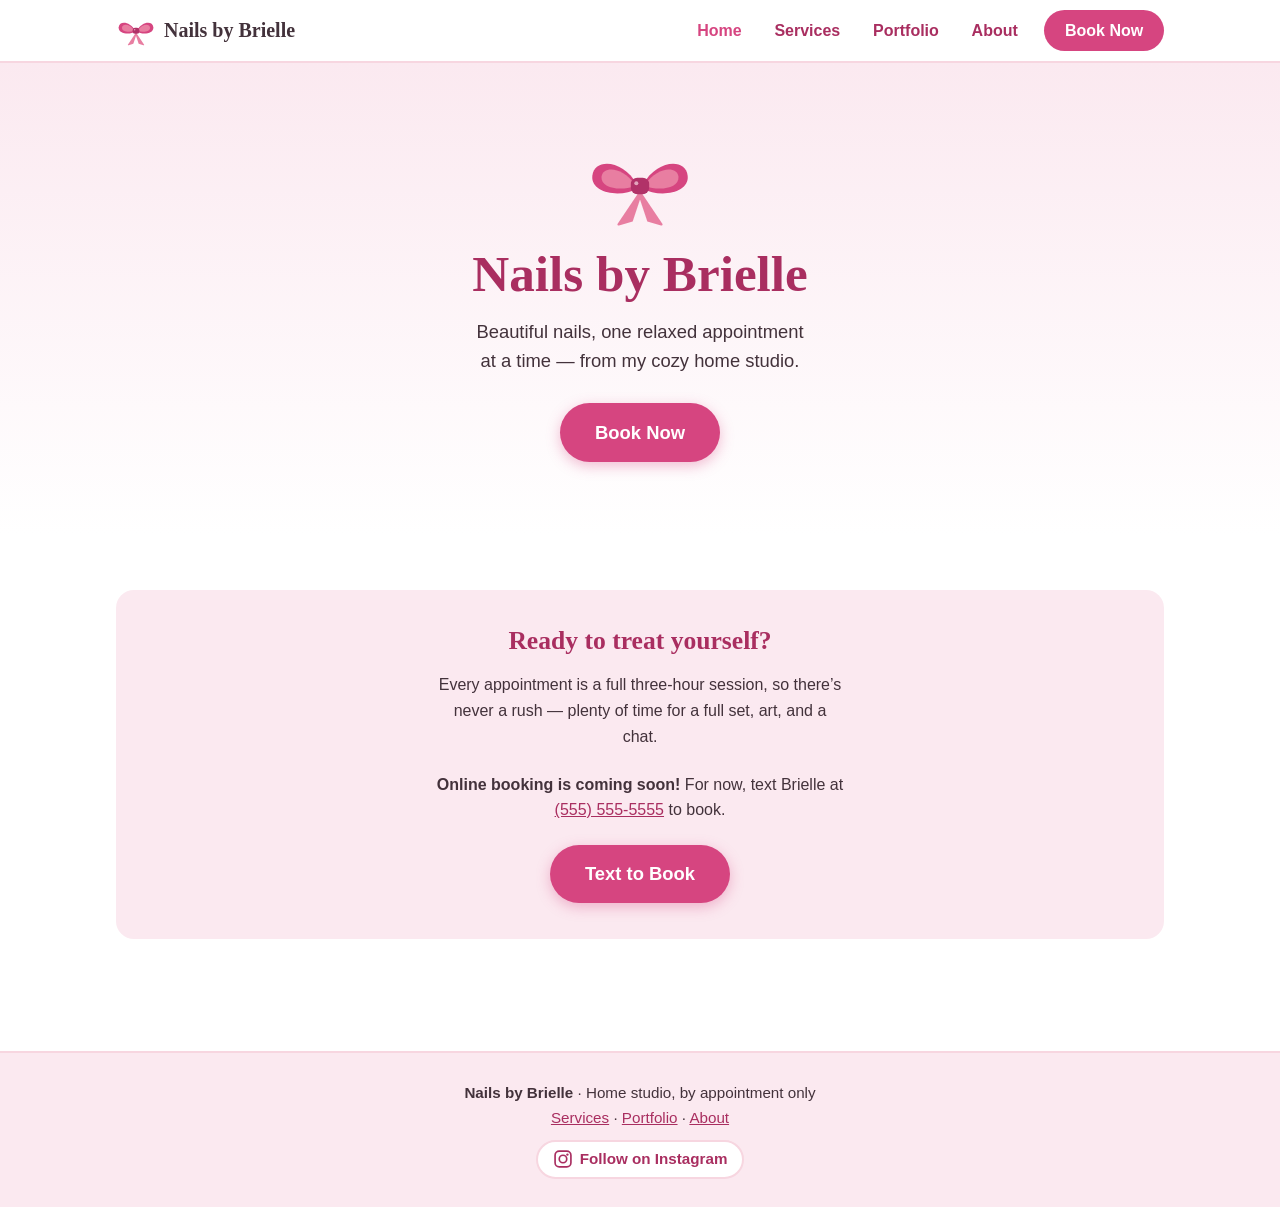
<file: index.html>
<!DOCTYPE html>
<html lang="en">
<head>
  <meta charset="UTF-8">
  <meta name="viewport" content="width=device-width, initial-scale=1.0">
  <meta name="description" content="Nails by Brielle — a cozy home nail studio. Book your 3-hour appointment online.">
  <title>Nails by Brielle</title>
  <link rel="stylesheet" href="./css/style.css">
  <link rel="icon" href="./images/logo.svg" type="image/svg+xml">
</head>
<body>
  <header class="site-header">
    <div class="header-inner">
      <a class="brand" href="./index.html">
        <img src="./images/logo.svg" alt="">
        <span>Nails by Brielle</span>
      </a>
      <button type="button" class="nav-toggle" aria-expanded="false" aria-label="Menu">&#9776;</button>
      <nav class="site-nav">
        <a href="./index.html" class="active">Home</a>
        <a href="./services.html">Services</a>
        <a href="./portfolio.html">Portfolio</a>
        <a href="./about.html">About</a>
        <a href="#book" class="nav-book book-btn">Book Now</a>
      </nav>
    </div>
  </header>

  <section class="hero">
    <img class="hero-logo" src="./images/logo.svg" alt="Pink bow logo">
    <h1>Nails by Brielle</h1>
    <p class="tagline">Beautiful nails, one relaxed appointment at a time — from my cozy home studio.</p>
    <a href="#book" class="btn book-btn">Book Now</a>
  </section>

  <main>
    <section class="section" id="book">
      <div class="book-callout">
        <h2>Ready to treat yourself?</h2>
        <p>Every appointment is a full three-hour session, so there&rsquo;s never a rush &mdash; plenty of time for a full set, art, and a chat.</p>
        <!-- Placeholder until the Goldie booking link is live (see js/nav.js) -->
        <p><strong>Online booking is coming soon!</strong> For now, text Brielle at <a href="sms:+15555555555">(555)&nbsp;555-5555</a> to book.</p>
        <a href="sms:+15555555555" class="btn">Text to Book</a>
      </div>
    </section>
  </main>

  <footer class="site-footer">
    <p><strong>Nails by Brielle</strong> &middot; Home studio, by appointment only</p>
    <p><a href="./services.html">Services</a> &middot; <a href="./portfolio.html">Portfolio</a> &middot; <a href="./about.html">About</a></p>
    <p class="footer-social">
      <a class="insta-link" href="https://www.instagram.com/" target="_blank" rel="noopener">
        <svg viewBox="0 0 24 24" width="20" height="20" aria-hidden="true"><rect x="2.5" y="2.5" width="19" height="19" rx="5" fill="none" stroke="currentColor" stroke-width="2"/><circle cx="12" cy="12" r="4.5" fill="none" stroke="currentColor" stroke-width="2"/><circle cx="17.3" cy="6.7" r="1.4" fill="currentColor"/></svg>
        <span>Follow on Instagram</span>
      </a>
    </p>
  </footer>

  <script src="./js/nav.js"></script>
</body>
</html>
</file>
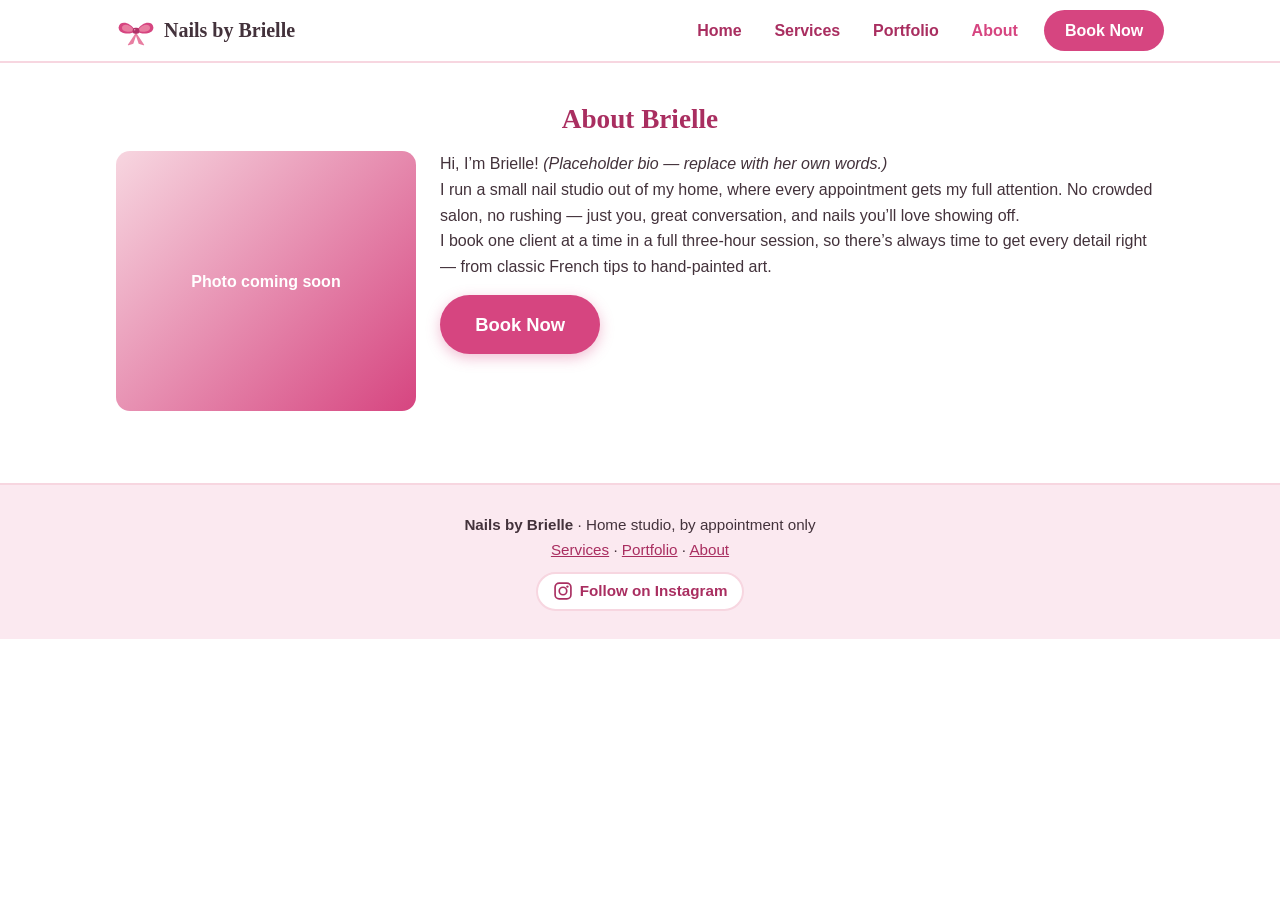
<file: about.html>
<!DOCTYPE html>
<html lang="en">
<head>
  <meta charset="UTF-8">
  <meta name="viewport" content="width=device-width, initial-scale=1.0">
  <meta name="description" content="About Brielle and her home nail studio.">
  <title>About — Nails by Brielle</title>
  <link rel="stylesheet" href="./css/style.css">
  <link rel="icon" href="./images/logo.svg" type="image/svg+xml">
</head>
<body>
  <header class="site-header">
    <div class="header-inner">
      <a class="brand" href="./index.html">
        <img src="./images/logo.svg" alt="">
        <span>Nails by Brielle</span>
      </a>
      <button type="button" class="nav-toggle" aria-expanded="false" aria-label="Menu">&#9776;</button>
      <nav class="site-nav">
        <a href="./index.html">Home</a>
        <a href="./services.html">Services</a>
        <a href="./portfolio.html">Portfolio</a>
        <a href="./about.html" class="active">About</a>
        <a href="./index.html#book" class="nav-book book-btn">Book Now</a>
      </nav>
    </div>
  </header>

  <main>
    <section class="section">
      <h2>About Brielle</h2>
      <div class="about-wrap">
        <div class="about-photo">Photo coming soon</div>
        <div>
          <p>Hi, I&rsquo;m Brielle! <em>(Placeholder bio &mdash; replace with her own words.)</em></p>
          <p>I run a small nail studio out of my home, where every appointment gets my full attention. No crowded salon, no rushing &mdash; just you, great conversation, and nails you&rsquo;ll love showing off.</p>
          <p>I book one client at a time in a full three-hour session, so there&rsquo;s always time to get every detail right &mdash; from classic French tips to hand-painted art.</p>
          <p class="cta-row"><a class="btn book-btn" href="./index.html#book">Book Now</a></p>
        </div>
      </div>
    </section>
  </main>

  <footer class="site-footer">
    <p><strong>Nails by Brielle</strong> &middot; Home studio, by appointment only</p>
    <p><a href="./services.html">Services</a> &middot; <a href="./portfolio.html">Portfolio</a> &middot; <a href="./about.html">About</a></p>
    <p class="footer-social">
      <a class="insta-link" href="https://www.instagram.com/" target="_blank" rel="noopener">
        <svg viewBox="0 0 24 24" width="20" height="20" aria-hidden="true"><rect x="2.5" y="2.5" width="19" height="19" rx="5" fill="none" stroke="currentColor" stroke-width="2"/><circle cx="12" cy="12" r="4.5" fill="none" stroke="currentColor" stroke-width="2"/><circle cx="17.3" cy="6.7" r="1.4" fill="currentColor"/></svg>
        <span>Follow on Instagram</span>
      </a>
    </p>
  </footer>

  <script src="./js/nav.js"></script>
</body>
</html>
</file>
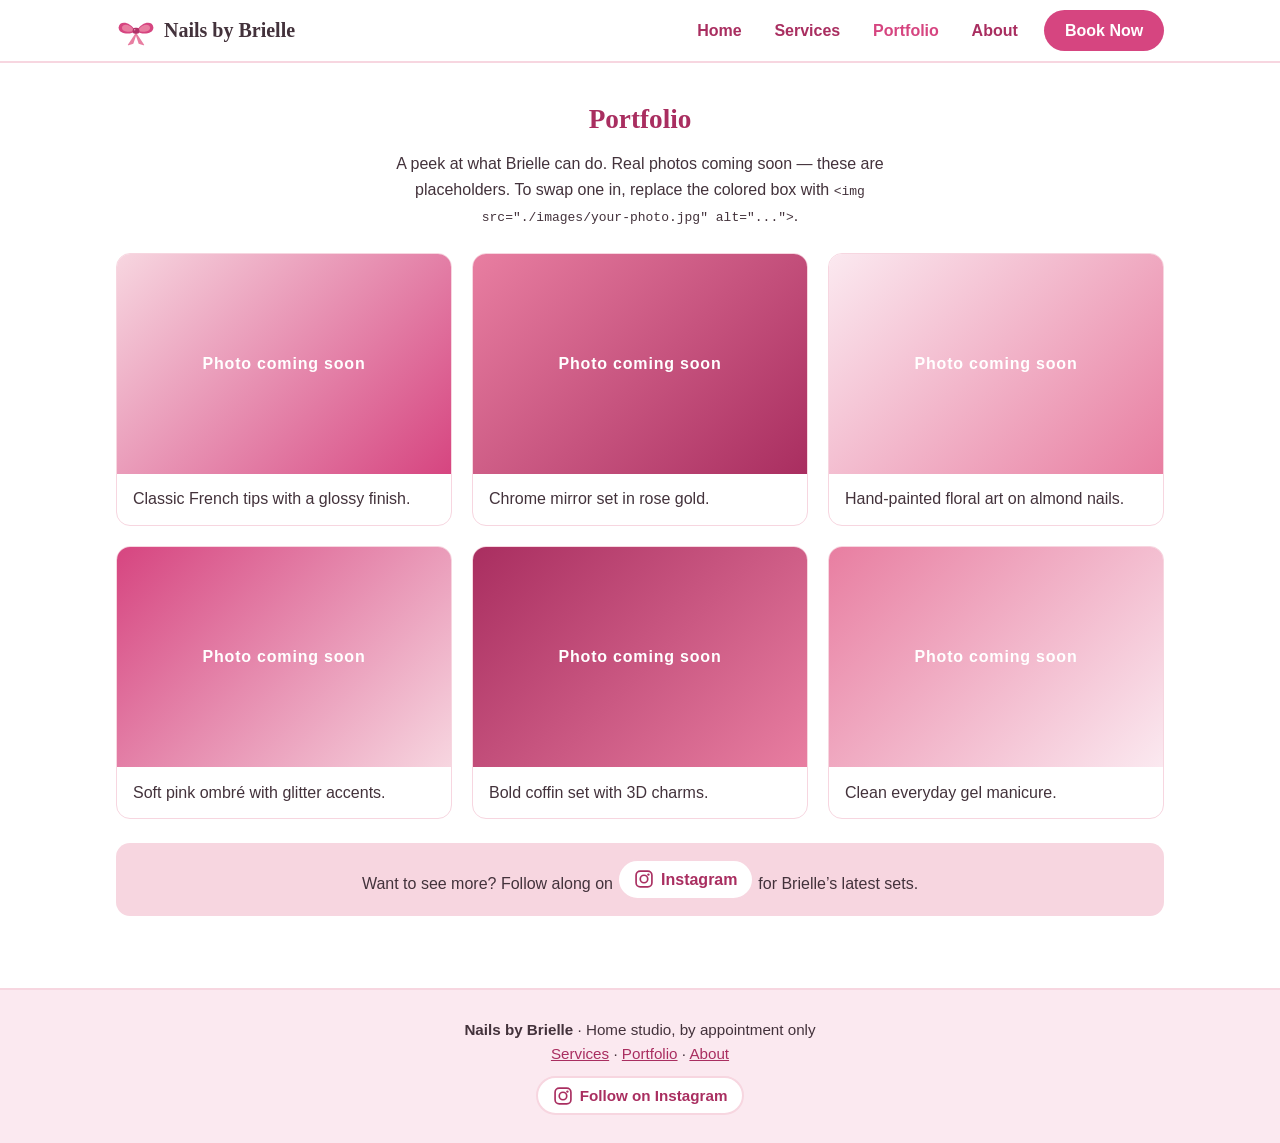
<file: portfolio.html>
<!DOCTYPE html>
<html lang="en">
<head>
  <meta charset="UTF-8">
  <meta name="viewport" content="width=device-width, initial-scale=1.0">
  <meta name="description" content="Portfolio of nail work by Brielle.">
  <title>Portfolio — Nails by Brielle</title>
  <link rel="stylesheet" href="./css/style.css">
  <link rel="icon" href="./images/logo.svg" type="image/svg+xml">
</head>
<body>
  <header class="site-header">
    <div class="header-inner">
      <a class="brand" href="./index.html">
        <img src="./images/logo.svg" alt="">
        <span>Nails by Brielle</span>
      </a>
      <button type="button" class="nav-toggle" aria-expanded="false" aria-label="Menu">&#9776;</button>
      <nav class="site-nav">
        <a href="./index.html">Home</a>
        <a href="./services.html">Services</a>
        <a href="./portfolio.html" class="active">Portfolio</a>
        <a href="./about.html">About</a>
        <a href="./index.html#book" class="nav-book book-btn">Book Now</a>
      </nav>
    </div>
  </header>

  <main>
    <section class="section">
      <h2>Portfolio</h2>
      <p class="lead">A peek at what Brielle can do. Real photos coming soon &mdash; these are placeholders.
        To swap one in, replace the colored box with
        <code>&lt;img src="./images/your-photo.jpg" alt="..."&gt;</code>.</p>

      <div class="portfolio-grid">
        <figure>
          <div class="placeholder-img ph-1">Photo coming soon</div>
          <figcaption>Classic French tips with a glossy finish.</figcaption>
        </figure>
        <figure>
          <div class="placeholder-img ph-2">Photo coming soon</div>
          <figcaption>Chrome mirror set in rose gold.</figcaption>
        </figure>
        <figure>
          <div class="placeholder-img ph-3">Photo coming soon</div>
          <figcaption>Hand-painted floral art on almond nails.</figcaption>
        </figure>
        <figure>
          <div class="placeholder-img ph-4">Photo coming soon</div>
          <figcaption>Soft pink ombr&eacute; with glitter accents.</figcaption>
        </figure>
        <figure>
          <div class="placeholder-img ph-5">Photo coming soon</div>
          <figcaption>Bold coffin set with 3D charms.</figcaption>
        </figure>
        <figure>
          <div class="placeholder-img ph-6">Photo coming soon</div>
          <figcaption>Clean everyday gel manicure.</figcaption>
        </figure>
      </div>

      <div class="note">
        <p>Want to see more? Follow along on
          <a class="insta-link" href="https://www.instagram.com/" target="_blank" rel="noopener">
            <svg viewBox="0 0 24 24" width="20" height="20" aria-hidden="true"><rect x="2.5" y="2.5" width="19" height="19" rx="5" fill="none" stroke="currentColor" stroke-width="2"/><circle cx="12" cy="12" r="4.5" fill="none" stroke="currentColor" stroke-width="2"/><circle cx="17.3" cy="6.7" r="1.4" fill="currentColor"/></svg>
            <span>Instagram</span>
          </a>
          for Brielle&rsquo;s latest sets.</p>
      </div>
    </section>
  </main>

  <footer class="site-footer">
    <p><strong>Nails by Brielle</strong> &middot; Home studio, by appointment only</p>
    <p><a href="./services.html">Services</a> &middot; <a href="./portfolio.html">Portfolio</a> &middot; <a href="./about.html">About</a></p>
    <p class="footer-social">
      <a class="insta-link" href="https://www.instagram.com/" target="_blank" rel="noopener">
        <svg viewBox="0 0 24 24" width="20" height="20" aria-hidden="true"><rect x="2.5" y="2.5" width="19" height="19" rx="5" fill="none" stroke="currentColor" stroke-width="2"/><circle cx="12" cy="12" r="4.5" fill="none" stroke="currentColor" stroke-width="2"/><circle cx="17.3" cy="6.7" r="1.4" fill="currentColor"/></svg>
        <span>Follow on Instagram</span>
      </a>
    </p>
  </footer>

  <script src="./js/nav.js"></script>
</body>
</html>
</file>
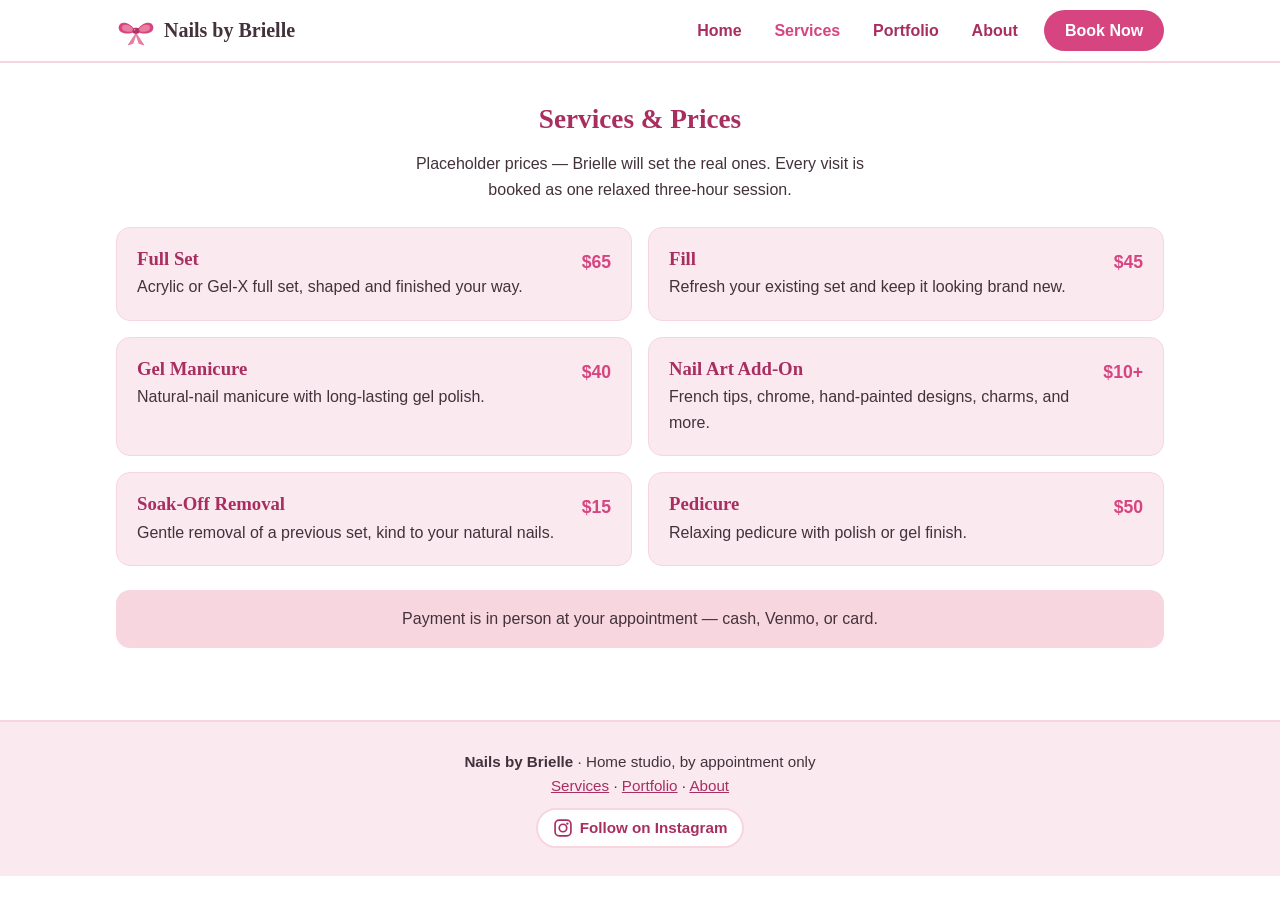
<file: services.html>
<!DOCTYPE html>
<html lang="en">
<head>
  <meta charset="UTF-8">
  <meta name="viewport" content="width=device-width, initial-scale=1.0">
  <meta name="description" content="Services and prices at Nails by Brielle.">
  <title>Services &amp; Prices — Nails by Brielle</title>
  <link rel="stylesheet" href="./css/style.css">
  <link rel="icon" href="./images/logo.svg" type="image/svg+xml">
</head>
<body>
  <header class="site-header">
    <div class="header-inner">
      <a class="brand" href="./index.html">
        <img src="./images/logo.svg" alt="">
        <span>Nails by Brielle</span>
      </a>
      <button type="button" class="nav-toggle" aria-expanded="false" aria-label="Menu">&#9776;</button>
      <nav class="site-nav">
        <a href="./index.html">Home</a>
        <a href="./services.html" class="active">Services</a>
        <a href="./portfolio.html">Portfolio</a>
        <a href="./about.html">About</a>
        <a href="./index.html#book" class="nav-book book-btn">Book Now</a>
      </nav>
    </div>
  </header>

  <main>
    <section class="section">
      <h2>Services &amp; Prices</h2>
      <p class="lead">Placeholder prices &mdash; Brielle will set the real ones. Every visit is booked as one relaxed three-hour session.</p>

      <div class="card-grid">
        <div class="card">
          <span class="price">$65</span>
          <h3>Full Set</h3>
          <p>Acrylic or Gel-X full set, shaped and finished your way.</p>
        </div>
        <div class="card">
          <span class="price">$45</span>
          <h3>Fill</h3>
          <p>Refresh your existing set and keep it looking brand new.</p>
        </div>
        <div class="card">
          <span class="price">$40</span>
          <h3>Gel Manicure</h3>
          <p>Natural-nail manicure with long-lasting gel polish.</p>
        </div>
        <div class="card">
          <span class="price">$10+</span>
          <h3>Nail Art Add-On</h3>
          <p>French tips, chrome, hand-painted designs, charms, and more.</p>
        </div>
        <div class="card">
          <span class="price">$15</span>
          <h3>Soak-Off Removal</h3>
          <p>Gentle removal of a previous set, kind to your natural nails.</p>
        </div>
        <div class="card">
          <span class="price">$50</span>
          <h3>Pedicure</h3>
          <p>Relaxing pedicure with polish or gel finish.</p>
        </div>
      </div>

      <div class="note">
        <p>Payment is in person at your appointment &mdash; cash, Venmo, or card.</p>
      </div>
    </section>
  </main>

  <footer class="site-footer">
    <p><strong>Nails by Brielle</strong> &middot; Home studio, by appointment only</p>
    <p><a href="./services.html">Services</a> &middot; <a href="./portfolio.html">Portfolio</a> &middot; <a href="./about.html">About</a></p>
    <p class="footer-social">
      <a class="insta-link" href="https://www.instagram.com/" target="_blank" rel="noopener">
        <svg viewBox="0 0 24 24" width="20" height="20" aria-hidden="true"><rect x="2.5" y="2.5" width="19" height="19" rx="5" fill="none" stroke="currentColor" stroke-width="2"/><circle cx="12" cy="12" r="4.5" fill="none" stroke="currentColor" stroke-width="2"/><circle cx="17.3" cy="6.7" r="1.4" fill="currentColor"/></svg>
        <span>Follow on Instagram</span>
      </a>
    </p>
  </footer>

  <script src="./js/nav.js"></script>
</body>
</html>
</file>
<file: css/style.css>
/* Nails by Brielle — mobile-first stylesheet */

:root {
  --pink-blush: #fbe9f0;   /* section backgrounds */
  --pink-soft: #f7d6e0;    /* cards, borders */
  --rose: #d64580;         /* buttons, big accents */
  --rose-deep: #a92e60;    /* links, small accent text (passes contrast on white) */
  --ink: #43323b;          /* body text */
  --white: #ffffff;
  --font-display: "Palatino Linotype", Palatino, Georgia, "Times New Roman", serif;
  --font-body: -apple-system, BlinkMacSystemFont, "Segoe UI", Roboto, Helvetica, Arial, sans-serif;
}

* { box-sizing: border-box; margin: 0; padding: 0; }

html { scroll-behavior: smooth; }

body {
  font-family: var(--font-body);
  color: var(--ink);
  background: var(--white);
  line-height: 1.6;
}

img { max-width: 100%; display: block; }

h1, h2, h3 { font-family: var(--font-display); line-height: 1.2; }

a { color: var(--rose-deep); }

/* ---------- Header / nav ---------- */

.site-header {
  position: sticky;
  top: 0;
  z-index: 10;
  background: var(--white);
  border-bottom: 2px solid var(--pink-soft);
}

.header-inner {
  max-width: 1080px;
  margin: 0 auto;
  padding: 0.6rem 1rem;
  display: flex;
  align-items: center;
  justify-content: space-between;
  gap: 1rem;
}

.brand {
  display: flex;
  align-items: center;
  gap: 0.5rem;
  text-decoration: none;
  color: var(--ink);
}

.brand img { width: 40px; height: 31px; }

.brand span {
  font-family: var(--font-display);
  font-size: 1.25rem;
  font-weight: bold;
}

.nav-toggle {
  background: none;
  border: 2px solid var(--pink-soft);
  border-radius: 8px;
  padding: 0.4rem 0.7rem;
  font-size: 1.2rem;
  color: var(--rose-deep);
  cursor: pointer;
}

.site-nav {
  display: none;
  position: absolute;
  top: 100%;
  left: 0;
  right: 0;
  background: var(--white);
  border-bottom: 2px solid var(--pink-soft);
  flex-direction: column;
}

.site-nav.open { display: flex; }

.site-nav a {
  padding: 0.9rem 1.25rem;
  text-decoration: none;
  font-weight: 600;
  border-top: 1px solid var(--pink-blush);
}

.site-nav a.active { color: var(--rose); }

.site-nav a.nav-book {
  background: var(--rose);
  color: var(--white);
  text-align: center;
}

/* ---------- Buttons ---------- */

.btn {
  display: inline-block;
  background: var(--rose);
  color: var(--white);
  font-size: 1.15rem;
  font-weight: 700;
  text-decoration: none;
  padding: 0.9rem 2.2rem;
  border-radius: 999px;
  box-shadow: 0 4px 14px rgba(214, 69, 128, 0.35);
}

.btn:hover { background: var(--rose-deep); }

/* ---------- Hero (home page) ---------- */

.hero {
  background: linear-gradient(180deg, var(--pink-blush) 0%, var(--white) 100%);
  text-align: center;
  padding: 3.5rem 1.25rem 3rem;
}

.hero img.hero-logo { width: 110px; margin: 0 auto 1rem; }

.hero h1 { font-size: 2.4rem; color: var(--rose-deep); }

.hero p.tagline {
  font-size: 1.15rem;
  margin: 0.75rem auto 1.75rem;
  max-width: 32ch;
}

/* ---------- Generic sections ---------- */

main { max-width: 1080px; margin: 0 auto; padding: 0 1rem; }

.section { padding: 2.5rem 0; }

.section h2 {
  font-size: 1.7rem;
  color: var(--rose-deep);
  margin-bottom: 1rem;
  text-align: center;
}

.section > p.lead {
  text-align: center;
  max-width: 55ch;
  margin: 0 auto 1.5rem;
}

/* ---------- Cards (services) ---------- */

.card-grid {
  display: grid;
  grid-template-columns: 1fr;
  gap: 1rem;
}

.card {
  background: var(--pink-blush);
  border: 1px solid var(--pink-soft);
  border-radius: 14px;
  padding: 1.25rem;
}

.card h3 { color: var(--rose-deep); margin-bottom: 0.25rem; }

.card .price {
  font-weight: 700;
  color: var(--rose);
  float: right;
  font-size: 1.1rem;
}

.note {
  background: var(--pink-soft);
  border-radius: 14px;
  padding: 1rem 1.25rem;
  margin-top: 1.5rem;
  text-align: center;
}

/* ---------- Portfolio grid ---------- */

.portfolio-grid {
  display: grid;
  grid-template-columns: 1fr;
  gap: 1.25rem;
}

.portfolio-grid figure {
  border: 1px solid var(--pink-soft);
  border-radius: 14px;
  overflow: hidden;
  background: var(--white);
}

.placeholder-img {
  height: 220px;
  display: flex;
  align-items: center;
  justify-content: center;
  color: var(--white);
  font-weight: 700;
  letter-spacing: 0.05em;
}

.ph-1 { background: linear-gradient(135deg, #f7d6e0, #d64580); }
.ph-2 { background: linear-gradient(135deg, #e87ea1, #a92e60); }
.ph-3 { background: linear-gradient(135deg, #fbe9f0, #e87ea1); }
.ph-4 { background: linear-gradient(135deg, #d64580, #f7d6e0); }
.ph-5 { background: linear-gradient(135deg, #a92e60, #e87ea1); }
.ph-6 { background: linear-gradient(135deg, #e87ea1, #fbe9f0); }

.portfolio-grid figcaption { padding: 0.8rem 1rem; }

/* ---------- About ---------- */

.about-wrap { display: grid; gap: 1.5rem; }

.about-photo {
  height: 260px;
  border-radius: 14px;
  background: linear-gradient(135deg, var(--pink-soft), var(--rose));
  display: flex;
  align-items: center;
  justify-content: center;
  color: var(--white);
  font-weight: 700;
}

.cta-row { margin-top: 1rem; }

/* ---------- Booking callout ---------- */

.book-callout {
  background: var(--pink-blush);
  border-radius: 18px;
  text-align: center;
  padding: 2.25rem 1.25rem;
  margin: 1rem 0 2.5rem;
}

.book-callout h2 { color: var(--rose-deep); font-size: 1.6rem; }

.book-callout p { max-width: 46ch; margin: 0.6rem auto 1.4rem; }

/* ---------- Footer ---------- */

.site-footer {
  background: var(--pink-blush);
  border-top: 2px solid var(--pink-soft);
  text-align: center;
  padding: 1.75rem 1rem;
  margin-top: 2rem;
  font-size: 0.95rem;
}

.footer-social { margin-top: 0.6rem; }

.insta-link {
  display: inline-flex;
  align-items: center;
  gap: 0.45rem;
  font-weight: 600;
  color: var(--rose-deep);
  text-decoration: none;
  padding: 0.35rem 0.9rem;
  border: 2px solid var(--pink-soft);
  border-radius: 999px;
  background: var(--white);
}

.insta-link:hover { border-color: var(--rose); }

/* ---------- Desktop ---------- */

@media (min-width: 720px) {
  .nav-toggle { display: none; }

  .site-nav {
    display: flex;
    position: static;
    flex-direction: row;
    align-items: center;
    gap: 0.25rem;
    border: none;
  }

  .site-nav a { padding: 0.5rem 0.9rem; border: none; }

  .site-nav a.nav-book {
    border-radius: 999px;
    padding: 0.5rem 1.3rem;
    margin-left: 0.5rem;
  }

  .hero { padding: 5rem 1.25rem 4.5rem; }
  .hero h1 { font-size: 3.2rem; }

  .card-grid { grid-template-columns: 1fr 1fr; }
  .portfolio-grid { grid-template-columns: repeat(3, 1fr); }
  .about-wrap { grid-template-columns: 300px 1fr; align-items: start; }
}
</file>
